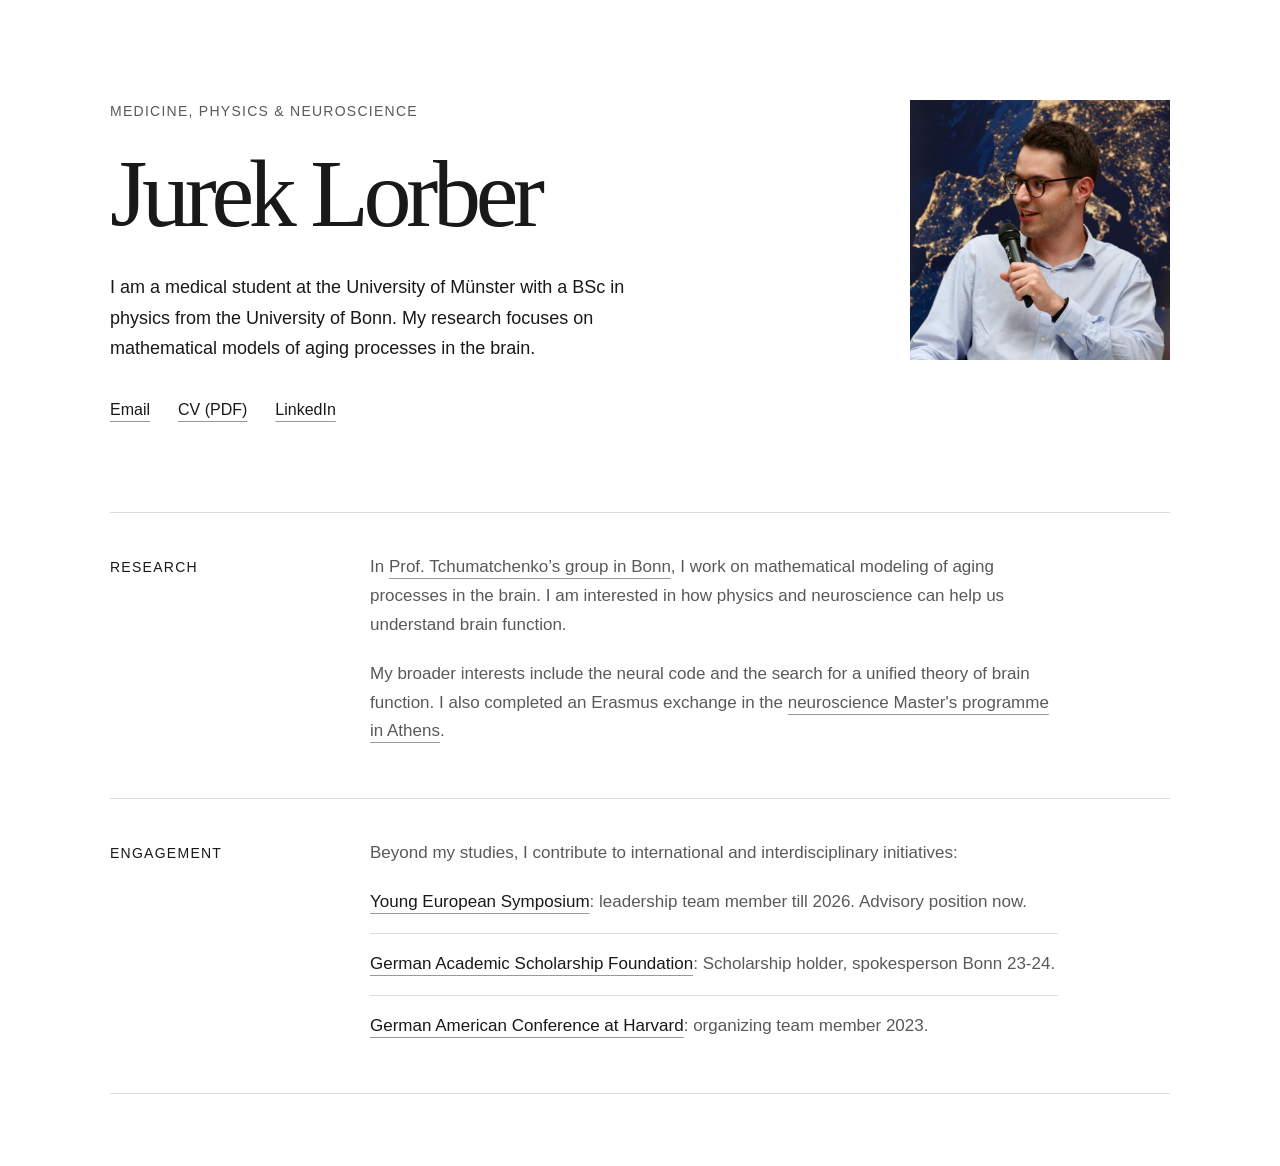
<file: index.html>
<!DOCTYPE html>
<html lang="en" dir="ltr">
  <head>
    <meta charset="utf-8">
    <meta name="viewport" content="width=device-width, initial-scale=1.0">
    <title>Jurek Lorber | Medicine, Physics &amp; Neuroscience</title>
    <meta name="description" content="Medical student at the University of Münster and physics graduate from Bonn, working on mathematical models of brain aging in the Tchumatchenko group.">
    <link rel="canonical" href="https://www.jureklorber.de/">

    <meta property="og:title" content="Jurek Lorber | Medicine, Physics &amp; Neuroscience">
    <meta property="og:description" content="Medical student at the University of Münster and physics graduate from Bonn, working on mathematical models of brain aging in the Tchumatchenko group.">
    <meta property="og:image" content="https://www.jureklorber.de/Profilbild.jpg">
    <meta property="og:image:alt" content="Jurek Lorber speaking into a microphone">
    <meta property="og:url" content="https://www.jureklorber.de/">
    <meta property="og:type" content="website">

    <link rel="manifest" href="manifest.webmanifest.json">
    <link rel="icon" href="favicon.ico" sizes="any">
    <link rel="icon" href="favicon.svg" type="image/svg+xml">
    <link rel="apple-touch-icon" href="apple-touch-icon.png" sizes="180x180">
    <link rel="stylesheet" href="font-awesome/css/font-awesome.min.css">
    <link rel="stylesheet" href="style.css">
  </head>
  <body>
    <main class="box">
      <header class="profile-header">
        <img src="Profilbild.jpg" alt="Jurek Lorber speaking into a microphone" class="box-img" width="200" height="200">
        <h1>Jurek Lorber</h1>
        <p class="subtitle">Medicine, physics &amp; neuroscience</p>
        <p class="intro">
          I am a medical student at the University of Münster with a BSc in physics
          from the University of Bonn. My research focuses on mathematical models
          of aging processes in the brain.
        </p>

        <nav aria-label="Contact and CV">
          <ul class="contact-links">
            <li>
              <a href="mailto:mail@jureklorber.de">
                <i class="fa fa-envelope" aria-hidden="true"></i>
                <span>Email</span>
              </a>
            </li>
            <li>
              <a href="CV_Lorber.pdf">
                <i class="fa fa-file-text-o" aria-hidden="true"></i>
                <span>CV (PDF)</span>
              </a>
            </li>
            <li>
              <a href="https://www.linkedin.com/in/jurekl/">
                <i class="fa fa-linkedin" aria-hidden="true"></i>
                <span>LinkedIn</span>
              </a>
            </li>
          </ul>
        </nav>
      </header>

      <section class="content-section" aria-labelledby="research-heading">
        <h2 id="research-heading">Research</h2>
        <p>
          In <a href="https://www.tchumatchenko.de">Prof. Tchumatchenko’s group in Bonn</a>, I work on mathematical modeling
          of aging processes in the brain. I am interested in how physics and
          neuroscience can help us understand brain function.
        </p>
        <p>
          My broader interests include the neural code and the search for a
          unified theory of brain function. I also completed an Erasmus exchange
          in the <a href="https://masterneuroscience.gr">neuroscience Master's programme in Athens</a>.
        </p>
      </section>

      <section class="content-section" aria-labelledby="engagement-heading">
        <h2 id="engagement-heading">Engagement</h2>
        <p>Beyond my studies, I contribute to international and interdisciplinary initiatives:</p>
        <ul class="engagement-list">
          <li><strong><a href="https://young-european-symposium.eu">Young European Symposium</a></strong>: leadership team member till 2026. Advisory position now.</li>
          <li><strong><a href="https://www.studienstiftung.de">German Academic Scholarship Foundation</a></strong>: Scholarship holder, spokesperson Bonn 23-24.</li>
          <li><strong><a href="https://germanamericanconference.org">German American Conference at Harvard</a></strong>: organizing team member 2023.</li>
        </ul>
      </section>
    </main>
  </body>
</html>
</file>
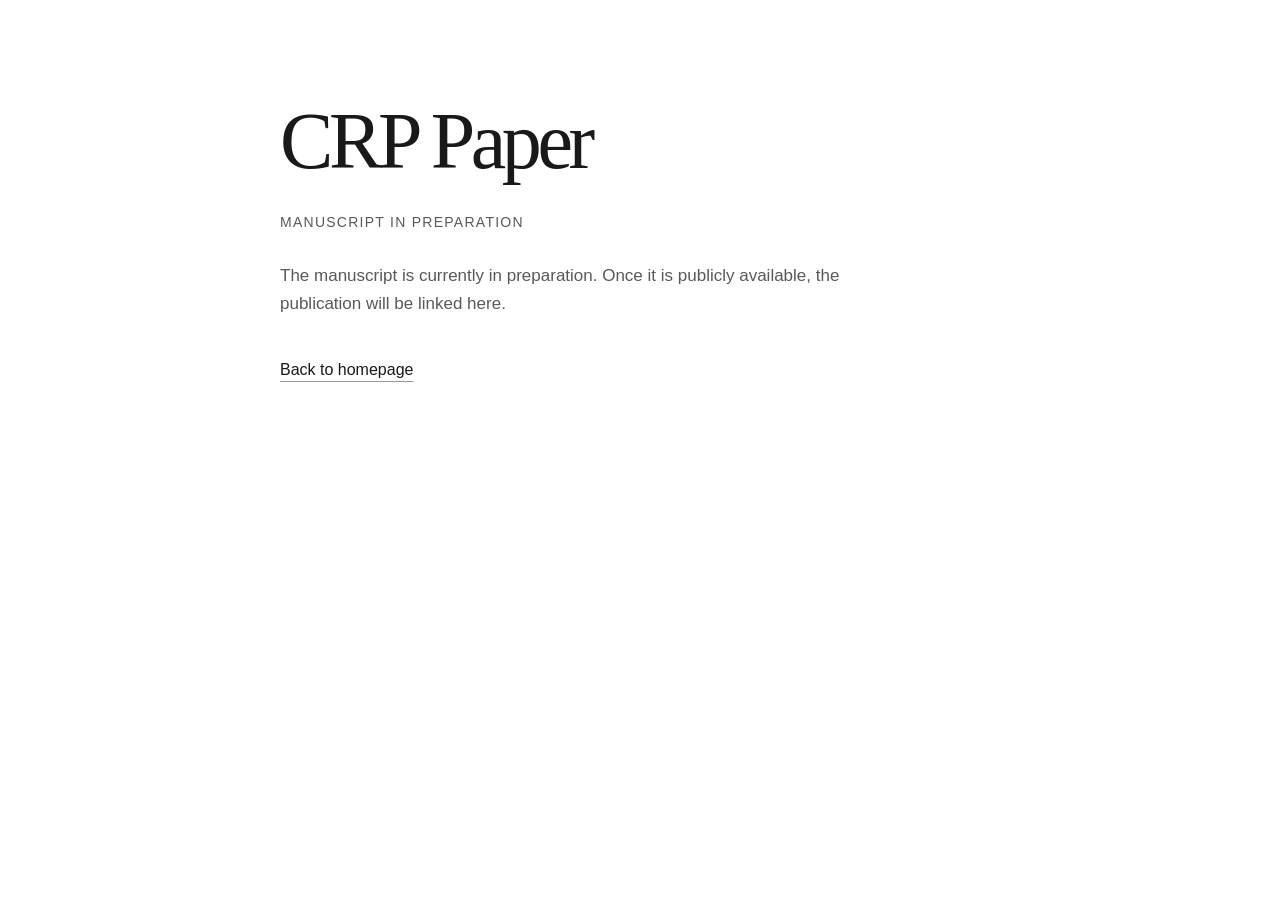
<file: paper-crp/index.html>
<!DOCTYPE html>
<html lang="en" dir="ltr">
  <head>
    <meta charset="utf-8">
    <meta name="viewport" content="width=device-width, initial-scale=1.0">
    <title>CRP Paper | Jurek Lorber</title>
    <meta name="description" content="The CRP manuscript is currently in preparation. A link to the publication will be added here once it is publicly available.">
    <link rel="canonical" href="https://www.jureklorber.de/paper-crp/">
    <link rel="manifest" href="../manifest.webmanifest.json">
    <link rel="icon" href="../favicon.ico" sizes="any">
    <link rel="icon" href="../favicon.svg" type="image/svg+xml">
    <link rel="apple-touch-icon" href="../apple-touch-icon.png" sizes="180x180">
    <link rel="stylesheet" href="../style.css">
  </head>
  <body>
    <main class="box paper-page">
      <h1>CRP Paper</h1>
      <p class="subtitle">Manuscript in preparation</p>
      <p>
        The manuscript is currently in preparation. Once it is publicly
        available, the publication will be linked here.
      </p>
      <a href="../" class="home-button">Back to homepage</a>
    </main>
  </body>
</html>
</file>
<file: style.css>
:root {
  color-scheme: light;
  --background: #ffffff;
  --text: #191919;
  --muted: #595959;
  --line: #dedede;
}

*, *::before, *::after { box-sizing: border-box; }

body {
  margin: 0;
  background: var(--background);
  color: var(--text);
  font-family: -apple-system, BlinkMacSystemFont, "Segoe UI", sans-serif;
  font-size: 17px;
  line-height: 1.7;
  -webkit-font-smoothing: antialiased;
}

::selection { background: #dfe6e9; color: #191919; }

.box {
  width: min(1060px, calc(100% - 96px));
  margin: 100px auto 72px;
  overflow-wrap: break-word;
}

.profile-header {
  display: grid;
  grid-template-columns: minmax(0, 1fr) 260px;
  column-gap: 80px;
  align-items: start;
  padding-bottom: 80px;
}

h1, h2, p { margin: 0; }

h1 {
  grid-column: 1;
  grid-row: 2;
  margin-bottom: 28px;
  font-family: Georgia, "Times New Roman", serif;
  font-size: clamp(3.5rem, 7.5vw, 6.25rem);
  font-weight: 400;
  line-height: 1.04;
  letter-spacing: -0.055em;
}

.subtitle {
  grid-column: 1;
  grid-row: 1;
  margin-bottom: 22px;
  color: var(--muted);
  font-size: 0.875rem;
  line-height: 1.6;
  letter-spacing: 0.09em;
  text-transform: uppercase;
}

.box-img {
  grid-column: 2;
  grid-row: 1 / 5;
  display: block;
  width: 100%;
  height: auto;
  aspect-ratio: 1;
  object-fit: cover;
}

.intro {
  grid-column: 1;
  grid-row: 3;
  max-width: 36rem;
  font-size: 1.125rem;
}

.profile-header nav { grid-column: 1; grid-row: 4; }

a {
  color: inherit;
  text-decoration-thickness: 1px;
  text-underline-offset: 6px;
  text-decoration-color: #999;
}

a:hover { text-decoration-color: currentColor; }
a:focus-visible { outline: 2px solid currentColor; outline-offset: 6px; }

.contact-links {
  display: flex;
  flex-wrap: wrap;
  gap: 8px 28px;
  margin: 24px 0 0;
  padding: 0;
  list-style: none;
}

.contact-links a, .home-button {
  display: inline-flex;
  align-items: center;
  min-height: 44px;
  font-size: 1rem;
}

.contact-links i { display: none; }

.content-section {
  display: grid;
  grid-template-columns: 180px minmax(0, 1fr);
  gap: 20px 80px;
  padding: 40px 0 52px;
  border-top: 1px solid var(--line);
}

.content-section h2 {
  grid-column: 1;
  grid-row: 1;
  padding-top: 3px;
  font-size: 0.875rem;
  font-weight: 500;
  line-height: 1.7;
  letter-spacing: 0.09em;
  text-transform: uppercase;
}

.content-section > p, .content-section > ul {
  grid-column: 2;
  max-width: 43rem;
}

.content-section p { color: var(--muted); }
.content-section:last-child { border-bottom: 1px solid var(--line); }

.engagement-list { margin: 0; padding: 0; list-style: none; }
.engagement-list li { padding: 16px 0; color: var(--muted); }
.engagement-list li + li { border-top: 1px solid var(--line); }
.engagement-list li:first-child { padding-top: 0; }
.engagement-list li:last-child { padding-bottom: 0; }
.engagement-list strong { color: var(--text); font-weight: 500; }

/* Existing CRP page */
.paper-page { max-width: 720px; }
.paper-page h1 { font-size: clamp(3rem, 8vw, 5rem); }
.paper-page .subtitle { margin-bottom: 28px; }
.paper-page > p:not(.subtitle) { max-width: 36rem; color: var(--muted); }
.home-button { margin-top: 28px; }

@media (max-width: 900px) {
  .profile-header {
    grid-template-columns: minmax(0, 1fr) 210px;
    column-gap: 40px;
  }

  .content-section {
    grid-template-columns: 140px minmax(0, 1fr);
    column-gap: 40px;
  }
}

@media (max-width: 700px) {
  .box {
    width: calc(100% - 48px);
    margin: 48px auto;
  }

  .profile-header {
    grid-template-columns: minmax(0, 1fr);
    padding-bottom: 48px;
  }

  h1 {
    font-size: clamp(3.25rem, 12vw, 5rem);
    margin-bottom: 28px;
  }

  .subtitle {
    font-size: 0.875rem;
    letter-spacing: 0.05em;
    margin-bottom: 16px;
  }

  .box-img {
    grid-column: 1;
    grid-row: 3;
    width: 180px;
    margin-bottom: 28px;
  }

  .intro {
    grid-row: 4;
    font-size: 1.0625rem;
  }

  .profile-header nav { grid-row: 5; }

  .contact-links {
    gap: 8px 24px;
    margin-top: 20px;
  }

  .content-section {
    grid-template-columns: minmax(0, 1fr);
    gap: 20px;
    padding: 28px 0 36px;
  }

  .content-section > p, .content-section > ul { grid-column: 1; }
  .content-section h2 { padding-top: 0; }
  .engagement-list strong { display: block; }
}
</file>
